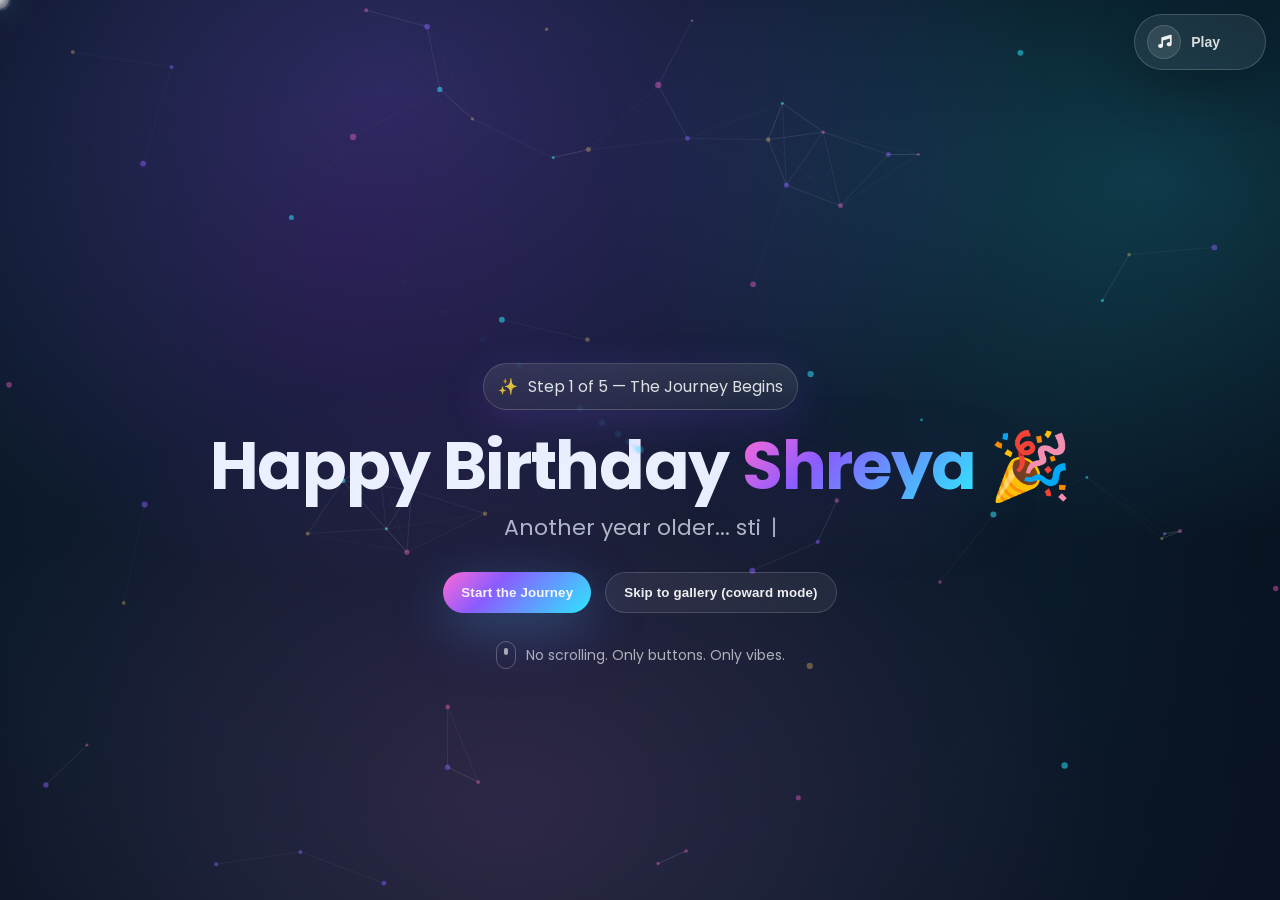
<file: index.html>
<!DOCTYPE html>
<html lang="en">
  <head>
    <meta charset="UTF-8" />
    <meta name="viewport" content="width=device-width, initial-scale=1.0" />
    <meta name="theme-color" content="#0b1020" />
    <title>Birthday Surprise</title>

    <!-- Google Font -->
    <link rel="preconnect" href="https://fonts.googleapis.com" />
    <link rel="preconnect" href="https://fonts.gstatic.com" crossorigin />
    <link
      href="https://fonts.googleapis.com/css2?family=Poppins:wght@300;400;600;700;800&display=swap"
      rel="stylesheet"
    />

    <!-- Icons (allowed CDN) -->
    <link
      rel="stylesheet"
      href="https://cdnjs.cloudflare.com/ajax/libs/font-awesome/6.6.0/css/all.min.css"
      referrerpolicy="no-referrer"
    />

    <link rel="stylesheet" href="./style.css" />
  </head>
  <body data-page="landing">
    <!-- Custom cursor + trail -->
    <div class="cursor" id="cursor" aria-hidden="true"></div>
    <div class="cursorTrail" id="cursorTrail" aria-hidden="true"></div>

    <!-- Floating emoji layer -->
    <div class="emojiLayer" id="emojiLayer" aria-hidden="true"></div>

    <!-- Background canvas (particles + subtle gradient pulses) -->
    <canvas class="bgCanvas" id="bgCanvas" aria-hidden="true"></canvas>

    <!-- Music (floating control) -->
    <div class="musicDock">
      <button class="musicBtn hoverExpand" id="musicBtn" aria-label="Toggle music">
        <span class="musicIcon" aria-hidden="true"><i class="fa-solid fa-music"></i></span>
        <span class="musicLabel" id="musicLabel">Play</span>
        <span class="eq" id="eq" aria-hidden="true">
          <span class="bar"></span><span class="bar"></span><span class="bar"></span><span class="bar"></span>
        </span>
      </button>
    </div>
    <audio
      id="bgMusic"
      preload="none"
      loop
      crossorigin="anonymous"
      src="https://cdn.pixabay.com/download/audio/2022/10/25/audio_946b5f8bb0.mp3?filename=lofi-study-112191.mp3"
    ></audio>

    <main class="pageWrap">
      <!-- PAGE 1: Landing -->
      <section class="section landing">
        <div class="container landingInner pageTopPad">
          <div class="badge glass">
            <span class="spark" aria-hidden="true">✨</span>
            <span>Step 1 of 5 — The Journey Begins</span>
          </div>

          <h1 class="heroTitle">
            Happy Birthday
            <span class="friendName" id="friendName">Shreya</span>
            <span aria-hidden="true">🎉</span>
          </h1>

          <p class="typeRow">
            <span class="typeText" id="typeText" aria-live="polite"></span>
            <span class="typeCursor" id="typeCursor" aria-hidden="true">|</span>
          </p>

          <div class="heroCtas">
            <button class="btn primary hoverExpand" data-nav="timeline.html">
              Start the Journey
              <span class="btnGlow" aria-hidden="true"></span>
            </button>
            <button class="btn ghost hoverExpand" data-nav="gallery.html">
              Skip to gallery (coward mode)
            </button>
          </div>

          <div class="hint">
            <span class="mouse" aria-hidden="true"></span>
            <span>No scrolling. Only buttons. Only vibes.</span>
          </div>
        </div>
      </section>
    </main>

    <script src="./script.js"></script>
  </body>
</html>
</file>
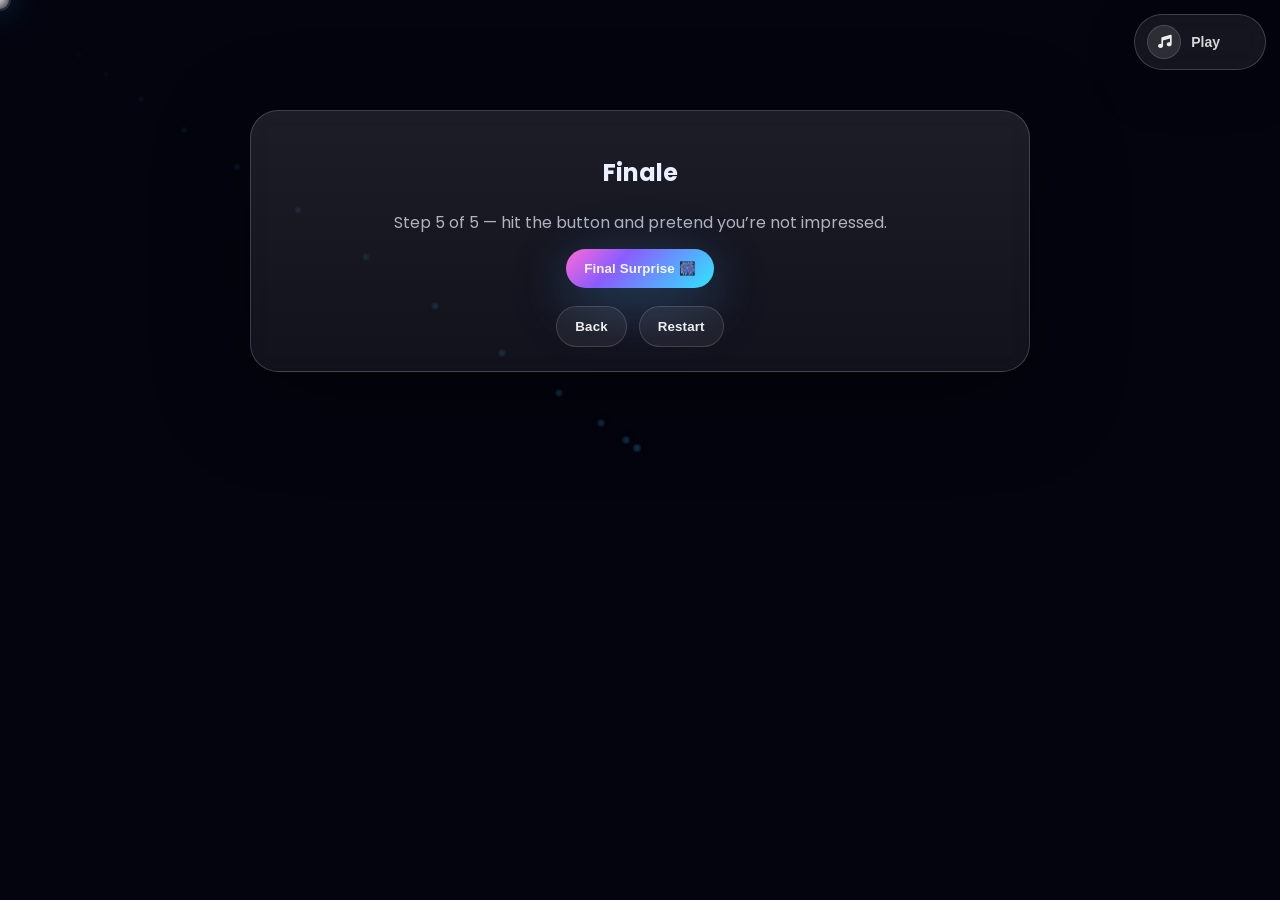
<file: finale.html>
<!DOCTYPE html>
<html lang="en">
  <head>
    <meta charset="UTF-8" />
    <meta name="viewport" content="width=device-width, initial-scale=1.0" />
    <meta name="theme-color" content="#0b1020" />
    <title>Birthday Journey — Finale</title>

    <link rel="preconnect" href="https://fonts.googleapis.com" />
    <link rel="preconnect" href="https://fonts.gstatic.com" crossorigin />
    <link
      href="https://fonts.googleapis.com/css2?family=Poppins:wght@300;400;600;700;800&display=swap"
      rel="stylesheet"
    />
    <link
      rel="stylesheet"
      href="https://cdnjs.cloudflare.com/ajax/libs/font-awesome/6.6.0/css/all.min.css"
      referrerpolicy="no-referrer"
    />
    <link rel="stylesheet" href="./style.css" />
  </head>
  <body data-page="finale">
    <div class="cursor" id="cursor" aria-hidden="true"></div>
    <div class="cursorTrail" id="cursorTrail" aria-hidden="true"></div>
    <div class="emojiLayer" id="emojiLayer" aria-hidden="true"></div>
    <canvas class="bgCanvas" id="bgCanvas" aria-hidden="true"></canvas>

    <div class="musicDock">
      <button class="musicBtn hoverExpand" id="musicBtn" aria-label="Toggle music">
        <span class="musicIcon" aria-hidden="true"><i class="fa-solid fa-music"></i></span>
        <span class="musicLabel" id="musicLabel">Play</span>
        <span class="eq" id="eq" aria-hidden="true">
          <span class="bar"></span><span class="bar"></span><span class="bar"></span><span class="bar"></span>
        </span>
      </button>
    </div>
    <audio
      id="bgMusic"
      preload="none"
      loop
      crossorigin="anonymous"
      src="https://cdn.pixabay.com/download/audio/2022/10/25/audio_946b5f8bb0.mp3?filename=lofi-study-112191.mp3"
    ></audio>

    <main>
      <section class="section finaleSection pageTopPad">
        <canvas class="fwCanvas" id="fwCanvas" aria-hidden="true"></canvas>
        <div class="finaleDim" id="finaleDim" aria-hidden="true"></div>

        <div class="container finaleInner">
          <div class="finalCard glass">
            <h2>Finale</h2>
            <p>Step 5 of 5 — hit the button and pretend you’re not impressed.</p>
            <button class="btn primary hoverExpand" id="fireBtn">
              Final Surprise <span aria-hidden="true">🎆</span>
              <span class="btnGlow" aria-hidden="true"></span>
            </button>

            <div class="pageNavRow">
              <button class="btn ghost hoverExpand" data-nav="surprise.html">Back</button>
              <button class="btn ghost hoverExpand" data-nav="index.html">Restart</button>
            </div>
          </div>
        </div>

        <!-- Cinematic modal (above fireworks) -->
        <div class="finaleModalWrap" id="finaleModalWrap" aria-hidden="true">
          <div class="finaleModal glass" role="dialog" aria-modal="true" aria-labelledby="finaleTitle">
            <h3 class="finaleTitle" id="finaleTitle">HAPPY BIRTHDAY YOU LEGEND 🎉</h3>
            <p class="finaleSub" id="finaleSub">
              Life is chaotic… but at least I have you 😂❤️
            </p>
            <div class="finaleActions">
              <button class="btn primary hoverExpand" id="finaleNextBtn">
                One Last Thing <span aria-hidden="true">👀</span>
                <span class="btnGlow" aria-hidden="true"></span>
              </button>
            </div>
          </div>
        </div>
      </section>
    </main>

    <script src="./script.js"></script>
  </body>
</html>
</file>
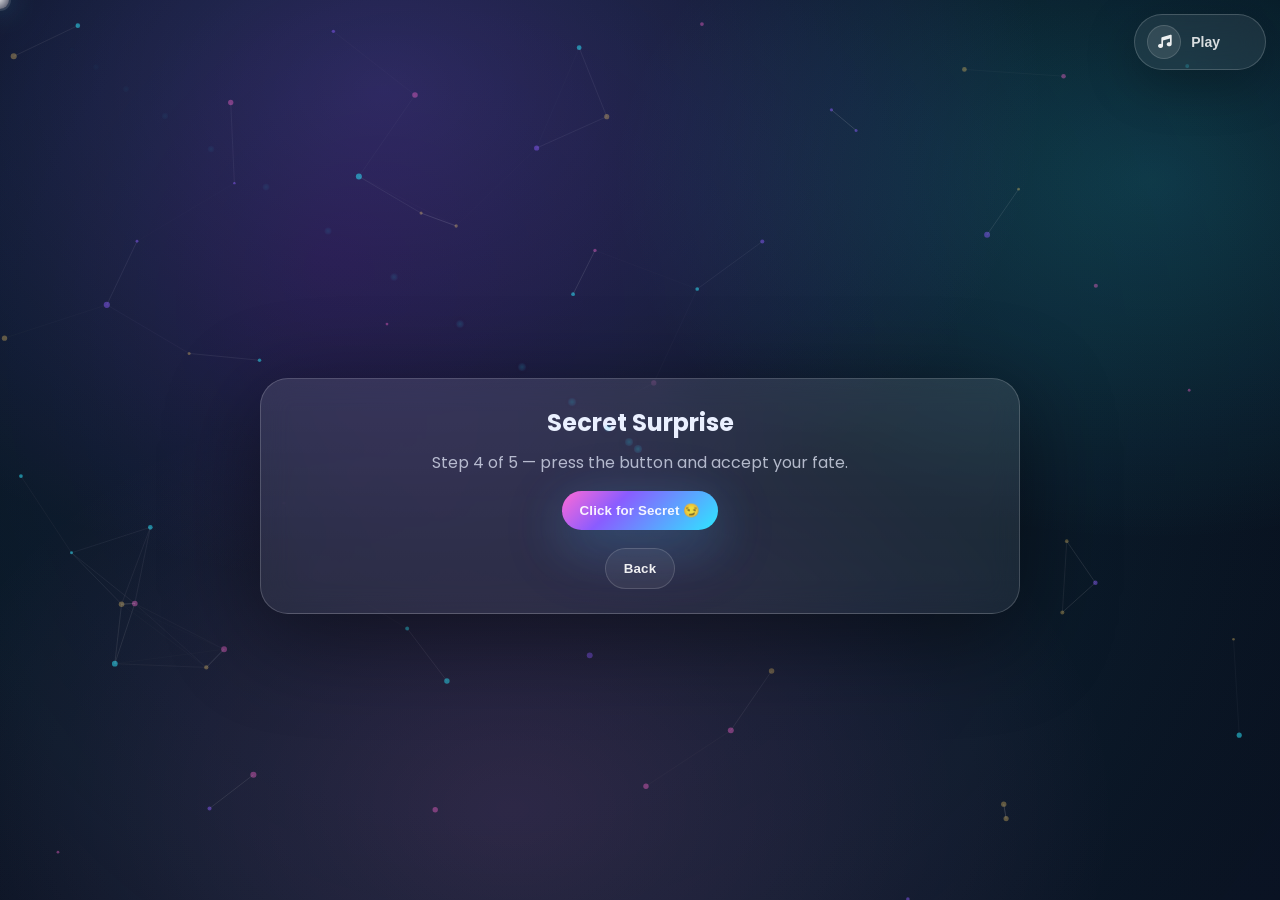
<file: surprise.html>
<!DOCTYPE html>
<html lang="en">
  <head>
    <meta charset="UTF-8" />
    <meta name="viewport" content="width=device-width, initial-scale=1.0" />
    <meta name="theme-color" content="#0b1020" />
    <title>Birthday Journey — Surprise</title>

    <link rel="preconnect" href="https://fonts.googleapis.com" />
    <link rel="preconnect" href="https://fonts.gstatic.com" crossorigin />
    <link
      href="https://fonts.googleapis.com/css2?family=Poppins:wght@300;400;600;700;800&display=swap"
      rel="stylesheet"
    />
    <link
      rel="stylesheet"
      href="https://cdnjs.cloudflare.com/ajax/libs/font-awesome/6.6.0/css/all.min.css"
      referrerpolicy="no-referrer"
    />
    <link rel="stylesheet" href="./style.css" />
  </head>
  <body data-page="surprise">
    <div class="cursor" id="cursor" aria-hidden="true"></div>
    <div class="cursorTrail" id="cursorTrail" aria-hidden="true"></div>
    <div class="emojiLayer" id="emojiLayer" aria-hidden="true"></div>
    <canvas class="bgCanvas" id="bgCanvas" aria-hidden="true"></canvas>

    <div class="musicDock">
      <button class="musicBtn hoverExpand" id="musicBtn" aria-label="Toggle music">
        <span class="musicIcon" aria-hidden="true"><i class="fa-solid fa-music"></i></span>
        <span class="musicLabel" id="musicLabel">Play</span>
        <span class="eq" id="eq" aria-hidden="true">
          <span class="bar"></span><span class="bar"></span><span class="bar"></span><span class="bar"></span>
        </span>
      </button>
    </div>
    <audio
      id="bgMusic"
      preload="none"
      loop
      crossorigin="anonymous"
      src="https://cdn.pixabay.com/download/audio/2022/10/25/audio_946b5f8bb0.mp3?filename=lofi-study-112191.mp3"
    ></audio>

    <main class="pageWrap">
      <section class="section secretSection">
        <div class="container secretInner pageTopPad">
          <div class="secretCard glass">
            <h2>Secret Surprise</h2>
            <p>Step 4 of 5 — press the button and accept your fate.</p>
            <button class="btn primary hoverExpand" id="secretBtn">
              Click for Secret <span aria-hidden="true">😏</span>
              <span class="btnGlow" aria-hidden="true"></span>
            </button>

            <div class="pageNavRow">
              <button class="btn ghost hoverExpand" data-nav="gallery.html">Back</button>
            </div>
          </div>
        </div>
      </section>

      <!-- Modal -->
      <div class="modalOverlay" id="modalOverlay" aria-hidden="true">
        <div class="modal glass" role="dialog" aria-modal="true" aria-labelledby="modalTitle">
          <button class="iconBtn hoverExpand" id="closeModal" aria-label="Close">
            <i class="fa-solid fa-xmark" aria-hidden="true"></i>
          </button>
          <h3 id="modalTitle">Surprise!</h3>
          <p class="modalMsg">You’re stuck with me forever 😂❤️</p>
          <div class="miniActions">
            <button class="btn ghost hoverExpand" id="confettiAgain">More confetti</button>
            <button class="btn primary hoverExpand isHidden" id="continueBtn">
              Okay Fine… Next Surprise <span aria-hidden="true">👉</span>
              <span class="btnGlow" aria-hidden="true"></span>
            </button>
          </div>
        </div>
        <canvas class="confettiCanvas" id="confettiCanvas" aria-hidden="true"></canvas>
      </div>
    </main>

    <script src="./script.js"></script>
  </body>
</html>
</file>
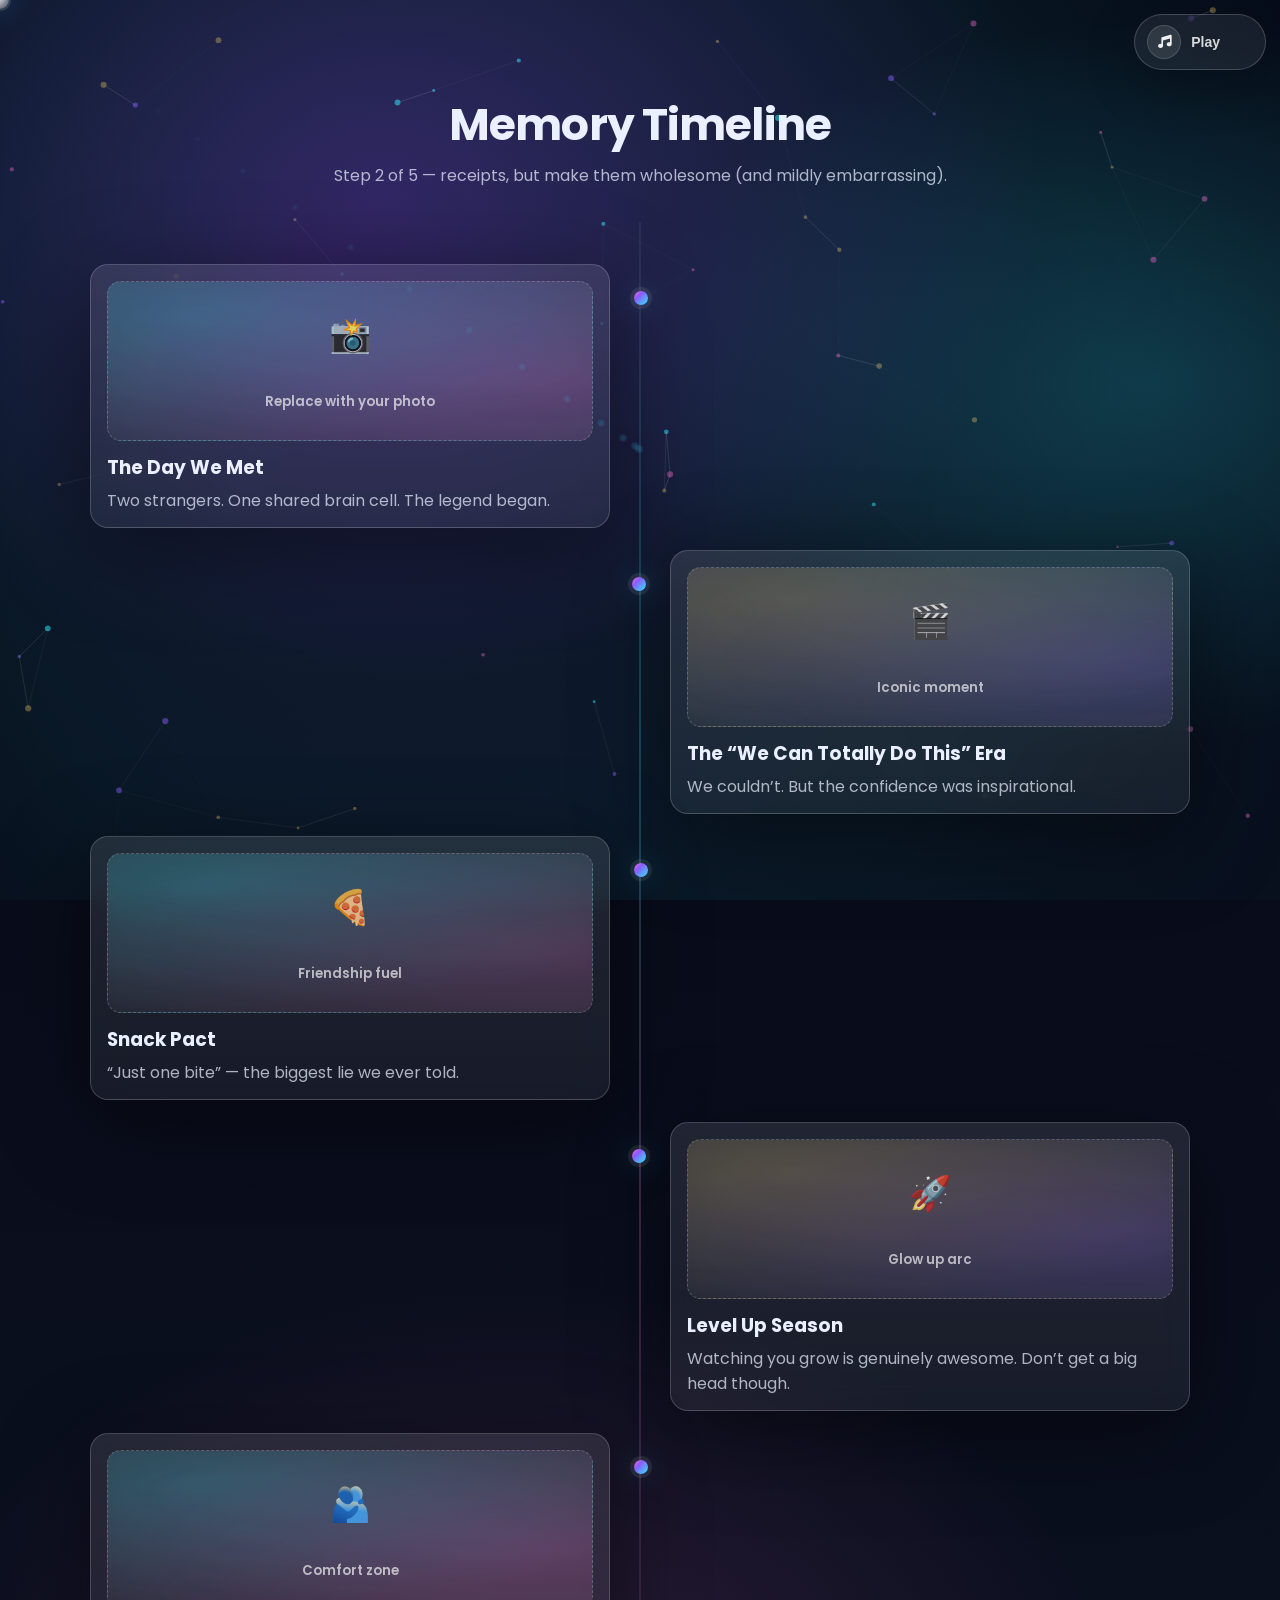
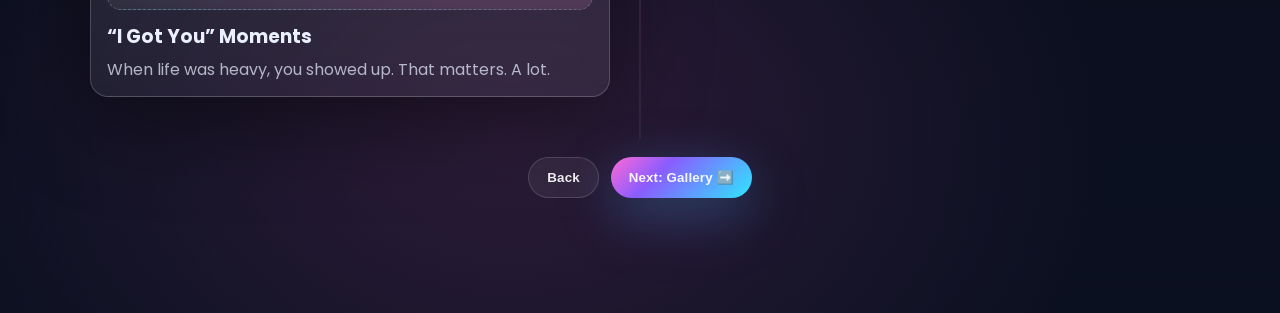
<file: timeline.html>
<!DOCTYPE html>
<html lang="en">
  <head>
    <meta charset="UTF-8" />
    <meta name="viewport" content="width=device-width, initial-scale=1.0" />
    <meta name="theme-color" content="#0b1020" />
    <title>Birthday Journey — Timeline</title>

    <link rel="preconnect" href="https://fonts.googleapis.com" />
    <link rel="preconnect" href="https://fonts.gstatic.com" crossorigin />
    <link
      href="https://fonts.googleapis.com/css2?family=Poppins:wght@300;400;600;700;800&display=swap"
      rel="stylesheet"
    />
    <link
      rel="stylesheet"
      href="https://cdnjs.cloudflare.com/ajax/libs/font-awesome/6.6.0/css/all.min.css"
      referrerpolicy="no-referrer"
    />
    <link rel="stylesheet" href="./style.css" />
  </head>
  <body data-page="timeline">
    <div class="cursor" id="cursor" aria-hidden="true"></div>
    <div class="cursorTrail" id="cursorTrail" aria-hidden="true"></div>
    <div class="emojiLayer" id="emojiLayer" aria-hidden="true"></div>
    <canvas class="bgCanvas" id="bgCanvas" aria-hidden="true"></canvas>

    <div class="musicDock">
      <button class="musicBtn hoverExpand" id="musicBtn" aria-label="Toggle music">
        <span class="musicIcon" aria-hidden="true"><i class="fa-solid fa-music"></i></span>
        <span class="musicLabel" id="musicLabel">Play</span>
        <span class="eq" id="eq" aria-hidden="true">
          <span class="bar"></span><span class="bar"></span><span class="bar"></span><span class="bar"></span>
        </span>
      </button>
    </div>
    <audio
      id="bgMusic"
      preload="none"
      loop
      crossorigin="anonymous"
      src="https://cdn.pixabay.com/download/audio/2022/10/25/audio_946b5f8bb0.mp3?filename=lofi-study-112191.mp3"
    ></audio>

    <main>
      <section class="section timelineSection pageTopPad">
        <div class="container">
          <header class="sectionHeader">
            <h2>Memory Timeline</h2>
            <p>Step 2 of 5 — receipts, but make them wholesome (and mildly embarrassing).</p>
          </header>

          <div class="timeline">
            <div class="line" aria-hidden="true"></div>

            <article class="tCard glass reveal fromLeft">
              <div class="tMedia">
                <div class="imgPh">
                  <span>📸</span>
                  <small>Replace with your photo</small>
                </div>
              </div>
              <div class="tContent">
                <h3>The Day We Met</h3>
                <p>Two strangers. One shared brain cell. The legend began.</p>
              </div>
              <div class="dot" aria-hidden="true"></div>
            </article>

            <article class="tCard glass reveal fromRight">
              <div class="tMedia">
                <div class="imgPh alt">
                  <span>🎬</span>
                  <small>Iconic moment</small>
                </div>
              </div>
              <div class="tContent">
                <h3>The “We Can Totally Do This” Era</h3>
                <p>We couldn’t. But the confidence was inspirational.</p>
              </div>
              <div class="dot" aria-hidden="true"></div>
            </article>

            <article class="tCard glass reveal fromLeft">
              <div class="tMedia">
                <div class="imgPh">
                  <span>🍕</span>
                  <small>Friendship fuel</small>
                </div>
              </div>
              <div class="tContent">
                <h3>Snack Pact</h3>
                <p>“Just one bite” — the biggest lie we ever told.</p>
              </div>
              <div class="dot" aria-hidden="true"></div>
            </article>

            <article class="tCard glass reveal fromRight">
              <div class="tMedia">
                <div class="imgPh alt">
                  <span>🚀</span>
                  <small>Glow up arc</small>
                </div>
              </div>
              <div class="tContent">
                <h3>Level Up Season</h3>
                <p>
                  Watching you grow is genuinely awesome. Don’t get a big head though.
                </p>
              </div>
              <div class="dot" aria-hidden="true"></div>
            </article>

            <article class="tCard glass reveal fromLeft">
              <div class="tMedia">
                <div class="imgPh">
                  <span>🫂</span>
                  <small>Comfort zone</small>
                </div>
              </div>
              <div class="tContent">
                <h3>“I Got You” Moments</h3>
                <p>When life was heavy, you showed up. That matters. A lot.</p>
              </div>
              <div class="dot" aria-hidden="true"></div>
            </article>
          </div>

          <div class="pageNavRow">
            <button class="btn ghost hoverExpand" data-nav="index.html">Back</button>
            <button class="btn primary hoverExpand" data-nav="gallery.html">
              Next: Gallery <span aria-hidden="true">➡️</span>
              <span class="btnGlow" aria-hidden="true"></span>
            </button>
          </div>
        </div>
      </section>
    </main>

    <script src="./script.js"></script>
  </body>
</html>
</file>
<file: style.css>
/* =========================================================
   Birthday Surprise Website
   - Glassmorphism + neon gradients
   - Responsive layouts + smooth animations
   - Custom cursor + trail + canvas effects
========================================================= */

:root{
  --bg0:#070a16;
  --bg1:#0b1020;
  --fg:#eaf0ff;
  --muted: rgba(234,240,255,.72);
  --glass: rgba(255,255,255,.08);
  --glass2: rgba(255,255,255,.12);
  --stroke: rgba(255,255,255,.18);
  --shadow: 0 22px 95px rgba(0,0,0,.48);
  --shadowGlow: 0 14px 60px rgba(120, 80, 255, .36);
  --gradA: linear-gradient(135deg, #ff6ad5 0%, #8a5cff 35%, #2ee7ff 100%);
  --gradB: linear-gradient(135deg, #ffd36a 0%, #ff6ad5 40%, #8a5cff 100%);
  --ease: cubic-bezier(.2,.8,.2,1);
  --ease2: cubic-bezier(.16,1,.3,1);
  --radius: 18px;
  --radius2: 28px;
  --fadeIn: 520ms;
  --fadeOut: 420ms;
}

*{ box-sizing:border-box; }
html{
  scroll-behavior:smooth;
}
body{
  margin:0;
  font-family:"Poppins", system-ui, -apple-system, Segoe UI, Roboto, Arial, sans-serif;
  color:var(--fg);
  background: radial-gradient(1200px 900px at 30% 10%, rgba(138,92,255,.25), transparent 55%),
              radial-gradient(900px 600px at 90% 20%, rgba(46,231,255,.18), transparent 60%),
              radial-gradient(1100px 800px at 40% 90%, rgba(255,106,213,.14), transparent 55%),
              linear-gradient(180deg, var(--bg0), var(--bg1));
  overflow-x:hidden;
  cursor:none; /* replaced by custom cursor */
}

/* Page fade overlay (smooth transitions without layout flicker) */
.pageFade{
  position:fixed;
  inset:0;
  z-index:9997; /* below cursor, above everything else */
  pointer-events:none;
  opacity:1;
  background:
    radial-gradient(1200px 900px at 30% 10%, rgba(138,92,255,.22), transparent 55%),
    radial-gradient(900px 600px at 90% 20%, rgba(46,231,255,.16), transparent 60%),
    radial-gradient(1100px 800px at 40% 90%, rgba(255,106,213,.12), transparent 55%),
    linear-gradient(180deg, var(--bg0), var(--bg1));
  transition: opacity var(--fadeIn) var(--ease2);
}
.pageFade.isHidden{
  opacity:0;
}
.pageFade.isShowing{
  opacity:1;
  transition: opacity var(--fadeOut) var(--ease2);
}

/* Canvas background */
.bgCanvas{
  position:fixed;
  inset:0;
  width:100%;
  height:100%;
  z-index:-3;
  opacity:.95;
}

/* Emoji floating layer */
.emojiLayer{
  position:fixed;
  inset:0;
  pointer-events:none;
  z-index:-2;
  overflow:hidden;
}
.floatEmoji{
  position:absolute;
  font-size: clamp(14px, 2.2vw, 26px);
  opacity:.24;
  filter: drop-shadow(0 10px 14px rgba(0,0,0,.35));
  animation: floatUp linear forwards;
}
@keyframes floatUp{
  from{ transform: translate3d(0, 18vh, 0) rotate(0deg); opacity:0; }
  15%{ opacity:.3; }
  to{ transform: translate3d(0, -140vh, 0) rotate(260deg); opacity:0; }
}

/* Custom cursor */
.cursor{
  position:fixed;
  width:18px;
  height:18px;
  border-radius:999px;
  transform: translate3d(-50%, -50%, 0);
  pointer-events:none;
  z-index:9999;
  background: radial-gradient(circle at 35% 35%, rgba(255,255,255,.95), rgba(255,255,255,.15));
  box-shadow:
    0 0 0 2px rgba(255,255,255,.12),
    0 0 28px rgba(46,231,255,.35),
    0 0 54px rgba(138,92,255,.25);
  mix-blend-mode: screen;
  transition: width .18s var(--ease), height .18s var(--ease), box-shadow .18s var(--ease);
}
.cursor.isHover{
  width:30px;
  height:30px;
  box-shadow:
    0 0 0 2px rgba(255,255,255,.18),
    0 0 34px rgba(255,106,213,.40),
    0 0 70px rgba(138,92,255,.28);
}
.cursorTrail{
  position:fixed;
  inset:0;
  pointer-events:none;
  z-index:9998;
}
.trailDot{
  position:absolute;
  width:8px;
  height:8px;
  border-radius:999px;
  transform: translate3d(-50%, -50%, 0);
  background: radial-gradient(circle, rgba(46,231,255,.55), rgba(138,92,255,.12));
  box-shadow: 0 0 18px rgba(255,106,213,.22);
  opacity:.0;
  will-change: transform, opacity;
}

/* Layout */
.section{
  position:relative;
  padding: clamp(76px, 9vw, 118px) 0;
}
.pageWrap{
  min-height: 100vh;
  display: grid;
  align-items: center;
}
.pageTopPad{
  padding-top: 92px; /* keeps content clear of music button */
}
.landing{
  min-height:100vh;
  display:grid;
  place-items:center;
  padding: 110px 0 70px;
}
.container{
  width:min(1100px, calc(100% - 40px));
  margin:0 auto;
}

.glass{
  background: linear-gradient(180deg, rgba(255,255,255,.10), rgba(255,255,255,.06));
  border:1px solid var(--stroke);
  border-radius: var(--radius);
  box-shadow: var(--shadow);
  backdrop-filter: blur(14px);
  -webkit-backdrop-filter: blur(14px);
  transition: transform 320ms var(--ease2), box-shadow 320ms var(--ease2), border-color 320ms var(--ease2);
}
.glass:hover{
  border-color: rgba(255,255,255,.24);
  box-shadow: 0 26px 120px rgba(0,0,0,.52), var(--shadowGlow);
}

/* Landing */
.landingInner{
  text-align:center;
}
.badge{
  display:inline-flex;
  gap:10px;
  align-items:center;
  padding:10px 14px;
  border-radius:999px;
  color: rgba(255,255,255,.85);
  border:1px solid rgba(255,255,255,.16);
  box-shadow: 0 10px 40px rgba(138,92,255,.18);
}
.spark{
  filter: drop-shadow(0 10px 20px rgba(255,211,106,.20));
}
.heroTitle{
  margin:22px 0 10px;
  font-size: clamp(36px, 5.2vw, 74px);
  line-height:1.02;
  letter-spacing:-.02em;
}
.friendName{
  background: var(--gradA);
  -webkit-background-clip:text;
  background-clip:text;
  color:transparent;
  display:inline-block;
  filter: drop-shadow(0 18px 36px rgba(138,92,255,.18));
}
.typeRow{
  margin: 12px auto 28px;
  max-width: 760px;
  color: var(--muted);
  font-size: clamp(16px, 2.2vw, 22px);
}
.typeText{ white-space: pre-wrap; }
.typeCursor{
  display:inline-block;
  margin-left:4px;
  opacity:.9;
  animation: blink 1s steps(2, end) infinite;
}
@keyframes blink{
  0%, 45%{ opacity:1; }
  50%, 100%{ opacity:0; }
}

.heroCtas{
  display:flex;
  justify-content:center;
  gap:14px;
  flex-wrap:wrap;
  margin-top: 6px;
}

.btn{
  position:relative;
  border:0;
  padding: 12px 18px;
  border-radius: 999px;
  font-weight: 700;
  letter-spacing:.01em;
  color: rgba(255,255,255,.92);
  background: transparent;
  cursor:none;
  transition: transform 200ms var(--ease2), box-shadow 240ms var(--ease2), background 240ms var(--ease2), filter 240ms var(--ease2);
}
.btn.primary{
  background: var(--gradA);
  box-shadow: 0 14px 50px rgba(46,231,255,.18), 0 18px 70px rgba(138,92,255,.20);
}
.btn.ghost{
  background: rgba(255,255,255,.06);
  border:1px solid rgba(255,255,255,.15);
}
.btn:hover{
  transform: translateY(-2px) scale(1.03);
  box-shadow: 0 18px 80px rgba(255,106,213,.14), 0 18px 80px rgba(46,231,255,.14);
}
.btn:active{ transform: translateY(0) scale(.99); }
.btnGlow{
  position:absolute;
  inset:-2px;
  border-radius:999px;
  filter: blur(10px);
  opacity:.0;
  background: var(--gradB);
  z-index:-1;
  transition: opacity .22s var(--ease);
}
.btn.primary:hover .btnGlow{ opacity:.55; }

.hint{
  margin-top: 28px;
  display:flex;
  gap:10px;
  justify-content:center;
  align-items:center;
  color: rgba(255,255,255,.65);
  font-size:14px;
}
.mouse{
  width:20px;
  height:28px;
  border-radius:999px;
  border:1px solid rgba(255,255,255,.26);
  position:relative;
}
.mouse::after{
  content:"";
  position:absolute;
  left:50%;
  top:6px;
  transform: translateX(-50%);
  width:4px;
  height:7px;
  border-radius:4px;
  background: rgba(255,255,255,.6);
  animation: wheel 1.2s var(--ease) infinite;
}
@keyframes wheel{
  0%{ transform: translate(-50%,0); opacity:1; }
  100%{ transform: translate(-50%,10px); opacity:0; }
}

/* Music control */
.musicDock{
  position:fixed;
  top:14px;
  right:14px;
  z-index:2000;
}
.musicBtn{
  display:flex;
  align-items:center;
  gap:10px;
  padding:10px 12px;
  border-radius:999px;
  border:1px solid rgba(255,255,255,.18);
  background: rgba(255,255,255,.07);
  color: rgba(255,255,255,.92);
  box-shadow: 0 14px 50px rgba(0,0,0,.25);
  backdrop-filter: blur(14px);
  -webkit-backdrop-filter: blur(14px);
  cursor:none;
}
.musicIcon{
  width:34px;
  height:34px;
  display:grid;
  place-items:center;
  border-radius:999px;
  background: rgba(255,255,255,.10);
  border:1px solid rgba(255,255,255,.14);
}
.musicLabel{ font-weight:700; font-size:14px; opacity:.9; }
.eq{
  display:inline-flex;
  gap:3px;
  margin-left:2px;
  opacity:.0;
  transform: translateY(1px);
  transition: opacity .2s var(--ease);
}
.eq .bar{
  width:3px;
  height:12px;
  border-radius:6px;
  background: linear-gradient(180deg, rgba(46,231,255,.85), rgba(255,106,213,.55));
  transform-origin: bottom;
  animation: eq 420ms ease-in-out infinite;
}
.eq .bar:nth-child(2){ animation-delay: 90ms; height: 14px; }
.eq .bar:nth-child(3){ animation-delay: 160ms; height: 10px; }
.eq .bar:nth-child(4){ animation-delay: 60ms; height: 16px; }
@keyframes eq{
  0%, 100%{ transform: scaleY(.35); opacity:.9; }
  50%{ transform: scaleY(1.15); opacity:1; }
}
.musicBtn.isPlaying .eq{ opacity:1; }

/* Section headers */
.sectionHeader{
  text-align:center;
  margin-bottom: 34px;
}
.sectionHeader h2{
  margin:0 0 6px;
  font-size: clamp(26px, 4vw, 44px);
  letter-spacing:-.02em;
}
.sectionHeader p{
  margin:0 auto;
  max-width: 780px;
  color: var(--muted);
}

/* Timeline */
.timelineSection{
  position:relative;
}
.timeline{
  position:relative;
  padding: 20px 0;
}
.timeline .line{
  position:absolute;
  top:0;
  bottom:0;
  left:50%;
  width:2px;
  background: linear-gradient(180deg, rgba(255,255,255,.06), rgba(46,231,255,.25), rgba(255,106,213,.25), rgba(255,255,255,.06));
  transform: translateX(-50%);
  filter: drop-shadow(0 0 10px rgba(46,231,255,.18));
}
.tCard{
  position:relative;
  width: min(520px, calc(100% - 64px));
  padding: 16px 16px 14px;
  margin: 22px 0;
  transition: transform .5s var(--ease), opacity .5s var(--ease);
  opacity:0;
  transform: translateY(12px);
}
.tCard:nth-of-type(odd){
  margin-left: 0;
  margin-right: auto;
}
.tCard:nth-of-type(even){
  margin-left: auto;
  margin-right: 0;
}
.tCard .dot{
  position:absolute;
  top: 26px;
  width:14px;
  height:14px;
  border-radius:999px;
  background: var(--gradA);
  box-shadow: 0 0 0 4px rgba(255,255,255,.08), 0 0 25px rgba(46,231,255,.25);
}
.tCard:nth-of-type(odd) .dot{
  right:-39px;
}
.tCard:nth-of-type(even) .dot{
  left:-39px;
}
.tMedia{
  margin-bottom: 12px;
}
.imgPh{
  height: 160px;
  border-radius: 14px;
  display:grid;
  place-items:center;
  background: radial-gradient(1000px 250px at 20% 20%, rgba(46,231,255,.20), transparent 50%),
              radial-gradient(900px 220px at 90% 60%, rgba(255,106,213,.18), transparent 55%),
              rgba(255,255,255,.05);
  border:1px dashed rgba(255,255,255,.20);
  text-align:center;
  padding: 16px;
  color: rgba(255,255,255,.82);
}
.imgPh.alt{
  background: radial-gradient(1000px 250px at 20% 20%, rgba(255,211,106,.18), transparent 52%),
              radial-gradient(900px 220px at 90% 60%, rgba(138,92,255,.20), transparent 55%),
              rgba(255,255,255,.05);
}
.imgPh span{ font-size: 34px; display:block; margin-bottom: 8px; }
.imgPh small{ color: rgba(255,255,255,.65); font-weight:600; }
.tContent h3{ margin:0 0 6px; }
.tContent p{ margin:0; color: var(--muted); }

/* Reveal animations */
.reveal.isIn{
  opacity:1;
  transform: translateY(0);
}
.fromLeft.isIn{ transform: translateX(0); }
.fromRight.isIn{ transform: translateX(0); }
.fromLeft{ transform: translateX(-24px); }
.fromRight{ transform: translateX(24px); }

/* Gallery slider (rebuilt, required structure) */
.gallerySlider{
  position:relative;
  width: min(980px, 100%);
  margin: 0 auto;
  padding: 14px;
  border-radius: var(--radius2);
  box-shadow: var(--shadow), var(--shadowGlow);
}
.gallerySlider .slides{
  display:flex;
  width:100%;
  transform: translateX(0%);
  transition: transform 500ms ease-in-out;
  will-change: transform;
}
.gallerySlider img{
  width:100%;
  flex: 0 0 100%;
  height: 400px;
  object-fit: cover; /* IMPORTANT: same size, no distortion */
  border-radius: 18px;
  box-shadow: 0 18px 80px rgba(0,0,0,.35);
  border: 1px solid rgba(255,255,255,.16);
  transform: scale(.98);
  transition: transform 500ms ease-in-out, filter 500ms ease-in-out;
}
.gallerySlider img.isActive{
  transform: scale(1);
  filter: saturate(1.08) contrast(1.05);
}

.gallerySlider .prev,
.gallerySlider .next{
  position:absolute;
  top:50%;
  transform: translateY(-50%);
  width:52px;
  height:52px;
  border-radius: 999px;
  border:1px solid rgba(255,255,255,.20);
  background: rgba(255,255,255,.10);
  color: rgba(255,255,255,.94);
  box-shadow: 0 20px 80px rgba(0,0,0,.28);
  backdrop-filter: blur(14px);
  -webkit-backdrop-filter: blur(14px);
  cursor:none;
  transition: transform 200ms var(--ease2), background 240ms var(--ease2), box-shadow 240ms var(--ease2);
}
.gallerySlider .prev{ left: 12px; }
.gallerySlider .next{ right: 12px; }
.gallerySlider .prev:hover,
.gallerySlider .next:hover{
  transform: translateY(-50%) scale(1.07);
  background: rgba(255,255,255,.14);
  box-shadow: 0 22px 90px rgba(138,92,255,.22), 0 22px 90px rgba(46,231,255,.16);
}
.gallerySlider .prev:active,
.gallerySlider .next:active{
  transform: translateY(-50%) scale(1.02);
}

/* Secret */
.secretInner{
  display:grid;
  place-items:center;
}
.secretCard{
  text-align:center;
  padding: 24px 18px;
  width: min(760px, 100%);
  border-radius: var(--radius2);
}
.secretCard h2{ margin: 2px 0 10px; }
.secretCard p{ margin: 0 auto 16px; color: var(--muted); max-width: 620px; }

/* Modal + blur */
.modalOverlay{
  position:fixed;
  inset:0;
  display:none;
  z-index:3000;
}
.modalOverlay.isOpen{
  display:block;
}
.modalOverlay::before{
  content:"";
  position:absolute;
  inset:0;
  background: rgba(0,0,0,.45);
  backdrop-filter: blur(10px);
  -webkit-backdrop-filter: blur(10px);
}
.modal{
  position:relative;
  width:min(520px, calc(100% - 40px));
  margin: 12vh auto 0;
  padding: 18px 18px 16px;
  border-radius: 22px;
}
.iconBtn{
  position:absolute;
  top:12px;
  right:12px;
  width:40px;
  height:40px;
  border-radius: 999px;
  border:1px solid rgba(255,255,255,.18);
  background: rgba(255,255,255,.08);
  color: rgba(255,255,255,.92);
  cursor:none;
}
.modal h3{ margin: 6px 0 8px; }
.modalMsg{ margin: 0 0 14px; color: var(--muted); }
.miniActions{
  display:flex;
  gap:10px;
  justify-content:flex-end;
  flex-wrap:wrap;
}
.isHidden{ display:none !important; }
.confettiCanvas{
  position:absolute;
  inset:0;
  width:100%;
  height:100%;
  pointer-events:none;
}

/* Finale + fireworks */
.finaleSection{
  min-height: 100vh;
  background: radial-gradient(1000px 700px at 40% 25%, rgba(255,106,213,.12), transparent 60%),
              radial-gradient(1200px 800px at 70% 70%, rgba(46,231,255,.10), transparent 60%),
              linear-gradient(180deg, #040611, #05081a);
  overflow:hidden;
  padding-top: 110px;
  padding-bottom: 110px;
}
.fwCanvas{
  position:absolute;
  inset:0;
  width:100%;
  height:100%;
  z-index:0;
}
.finaleInner{
  position:relative;
  z-index:1;
  display:grid;
  place-items:center;
}
.finalCard{
  width:min(780px, 100%);
  border-radius: var(--radius2);
  text-align:center;
  padding: 24px 18px;
}
.finalCard p{ color: var(--muted); margin: 0 auto 14px; max-width: 640px; }

/* Finale dim + blur overlay (behind modal, above fireworks) */
.finaleDim{
  position:absolute;
  inset:0;
  z-index:2;
  pointer-events:none;
  opacity:0;
  background: rgba(0,0,0,.55);
  backdrop-filter: blur(6px);
  -webkit-backdrop-filter: blur(6px);
  transition: opacity 520ms var(--ease);
}
.finaleDim.isOn{ opacity:1; }

/* Finale cinematic modal */
.finaleModalWrap{
  position:absolute;
  inset:0;
  display:none;
  place-items:center;
  z-index:5; /* ABOVE canvas + dim overlay */
  pointer-events:none;
}
.finaleModalWrap.isOpen{
  display:grid;
}
.finaleModal{
  width:min(680px, calc(100% - 40px));
  border-radius: 26px;
  padding: 22px 18px;
  text-align:center;
  border: 1px solid rgba(255,255,255,.22);
  box-shadow: 0 26px 110px rgba(0,0,0,.55), 0 0 0 1px rgba(255,255,255,.05) inset, var(--shadowGlow);
  position:relative;
  pointer-events:auto;
  opacity:0;
  transform: translateY(10px) scale(.92);
}
.finaleModal::before{
  content:"";
  position:absolute;
  inset:-1px;
  border-radius: 26px;
  background: var(--gradA);
  filter: blur(14px);
  opacity:.22;
  z-index:-1;
}
.finaleModalWrap.isOpen .finaleModal{
  animation: finalePop 520ms var(--ease) forwards;
}
@keyframes finalePop{
  from{ opacity:0; transform: translateY(14px) scale(.90); }
  to{ opacity:1; transform: translateY(0) scale(1); }
}
.finaleTitle{
  margin: 2px 0 8px;
  font-size: clamp(22px, 3.8vw, 42px);
  line-height: 1.05;
  letter-spacing: -0.02em;
  background: var(--gradB);
  -webkit-background-clip:text;
  background-clip:text;
  color: transparent;
  filter: drop-shadow(0 14px 40px rgba(255,106,213,.18));
}
.finaleSub{
  margin: 0 auto 14px;
  color: rgba(255,255,255,.78);
  max-width: 560px;
}
.finaleActions{
  display:flex;
  justify-content:center;
  gap:10px;
  flex-wrap:wrap;
}
.pulseText{
  animation: pulseText 1.4s ease-in-out infinite;
}
@keyframes pulseText{
  0%,100%{ transform: scale(1); opacity:1; }
  50%{ transform: scale(1.02); opacity:.92; }
}

/* Screen shake when fireworks start */
.finaleSection.shake{
  animation: shake 520ms ease-in-out 1;
}
@keyframes shake{
  0%{ transform: translate3d(0,0,0); }
  15%{ transform: translate3d(-2px, 1px, 0); }
  30%{ transform: translate3d(3px, -2px, 0); }
  45%{ transform: translate3d(-4px, 2px, 0); }
  60%{ transform: translate3d(2px, -1px, 0); }
  75%{ transform: translate3d(-1px, 1px, 0); }
  100%{ transform: translate3d(0,0,0); }
}

/* Footer */
.footer{
  padding: 22px 0 44px;
  color: rgba(255,255,255,.62);
}
.footerInner{
  display:flex;
  justify-content:space-between;
  gap:12px;
  align-items:center;
  flex-wrap:wrap;
}

.pageNavRow{
  display:flex;
  gap:12px;
  justify-content:center;
  flex-wrap:wrap;
  margin-top: 18px;
}
.linkBtn{
  background: transparent;
  border:1px solid rgba(255,255,255,.16);
  color: rgba(255,255,255,.85);
  padding:10px 14px;
  border-radius: 999px;
  cursor:none;
}
.linkBtn:hover{
  background: rgba(255,255,255,.06);
}

/* Hover target used by custom cursor */
.hoverExpand{ cursor:none; }

/* Responsive timeline stacking */
@media (max-width: 860px){
  .timeline .line{ left: 18px; transform:none; }
  .tCard{
    width: calc(100% - 28px);
    margin-left: 28px !important;
    margin-right: 0 !important;
  }
  .tCard .dot{
    left: -19px !important;
    right: auto !important;
  }
  .gallerySlider{ padding: 12px; }
  .gallerySlider img{ height: 280px; }
  .gallerySlider .prev,
  .gallerySlider .next{
    width:46px;
    height:46px;
  }
  .gallerySlider .prev{ left: 10px; }
  .gallerySlider .next{ right: 10px; }
}

/* Reduce motion (respect accessibility) */
@media (prefers-reduced-motion: reduce){
  html{ scroll-behavior:auto; }
  .typeCursor{ animation:none; }
  .track{ transition:none; }
  .btn, .sliderBtn, .dotBtn, .cursor{ transition:none; }
  .floatEmoji{ animation: none; opacity: 0.15; }
}

/* Touch devices: keep native cursor/taps natural */
@media (pointer: coarse){
  body{ cursor:auto; }
  .cursor,
  .cursorTrail{ display:none !important; }
  .btn,
  .sliderBtn,
  .dotBtn,
  .musicBtn,
  .linkBtn{ cursor:pointer; }
}
</file>
